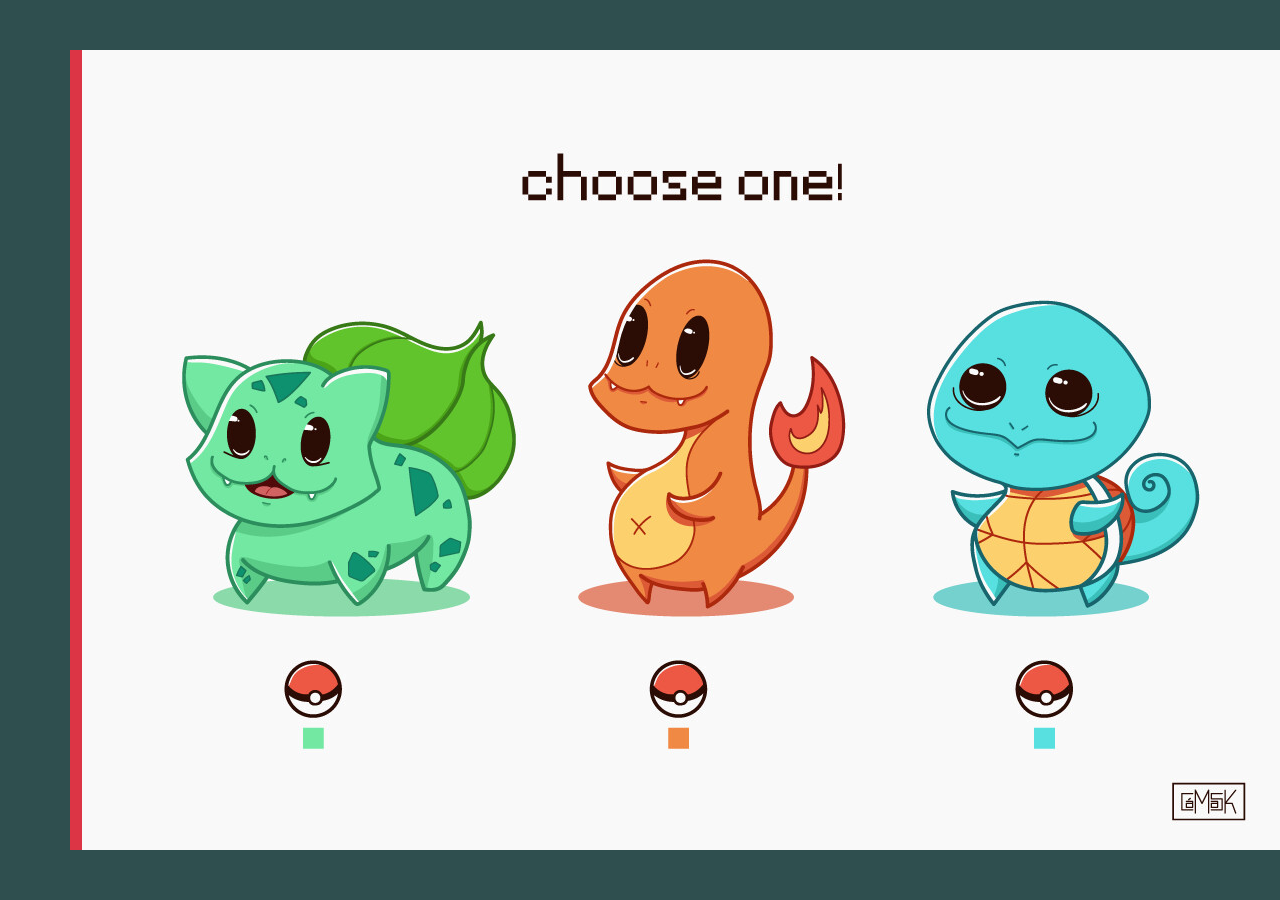
<file: index.html>
<!DOCTYPE html>
<html lang="en">
<head>
    <meta charset="UTF-8">
    <meta name="viewport" content="width=device-width, initial-scale=1.0">
    <title>João Augusto Casagrande</title>
    
    <link href="https://cdn.jsdelivr.net/npm/bootstrap@5.0.0-beta1/dist/css/bootstrap.min.css" rel="stylesheet" integrity="sha384-giJF6kkoqNQ00vy+HMDP7azOuL0xtbfIcaT9wjKHr8RbDVddVHyTfAAsrekwKmP1" crossorigin="anonymous">
    <style>
    .vertical-center {
  min-height: 100%;  /* Fallback for browsers do NOT support vh unit */
  min-height: 100vh; /* These two lines are counted as one :-)       */

  display: flex;
  align-items: center;
}

    </style>
</head>
<body>
<div class="vertical-center" style="background-color: darkslategray;"> 
    <div class="container">

        <div style="text-align: center;" class="row">
            <div  class="col-12 bg-danger text-white">

                <img usemap="#pokemonmap" src="PokemonChooseOne.jpg" alt="Choose One">
                <map id="pokemonmap" name="pokemonmap">
                    <area shape="rect" coords="95, 194, 442, 566" href="https://www.cvkeep.com/cv/joaoa-casagrande" target="blank" id="bulb_resume" title="Curriculum Vitae" alt="Curriculum Vitae">
                    <area shape="rect" coords="492, 201, 770, 570" href="pages/port/index.html" target="blank" id="charm_portfolios" title="Portfolios" alt="Portfolios">
                    <area shape="rect" coords="841, 204, 1116, 573" href="https://github.com/joaoa-casagrande" target="blank" id="squirtle_github" title="GitHub" alt="GitHub">
                </map> 
            </div>
            
        </div>
       

    </div>
</div>



<script src="https://cdn.jsdelivr.net/npm/bootstrap@5.0.0-beta1/dist/js/bootstrap.bundle.min.js" integrity="sha384-ygbV9kiqUc6oa4msXn9868pTtWMgiQaeYH7/t7LECLbyPA2x65Kgf80OJFdroafW" crossorigin="anonymous"></script>
<script src="https://code.jquery.com/jquery-3.5.1.js" integrity="sha256-QWo7LDvxbWT2tbbQ97B53yJnYU3WhH/C8ycbRAkjPDc=" crossorigin="anonymous"></script>

<script>


$( document ).ready(function() {
    
});
</script>
</body>
</html>
</file>
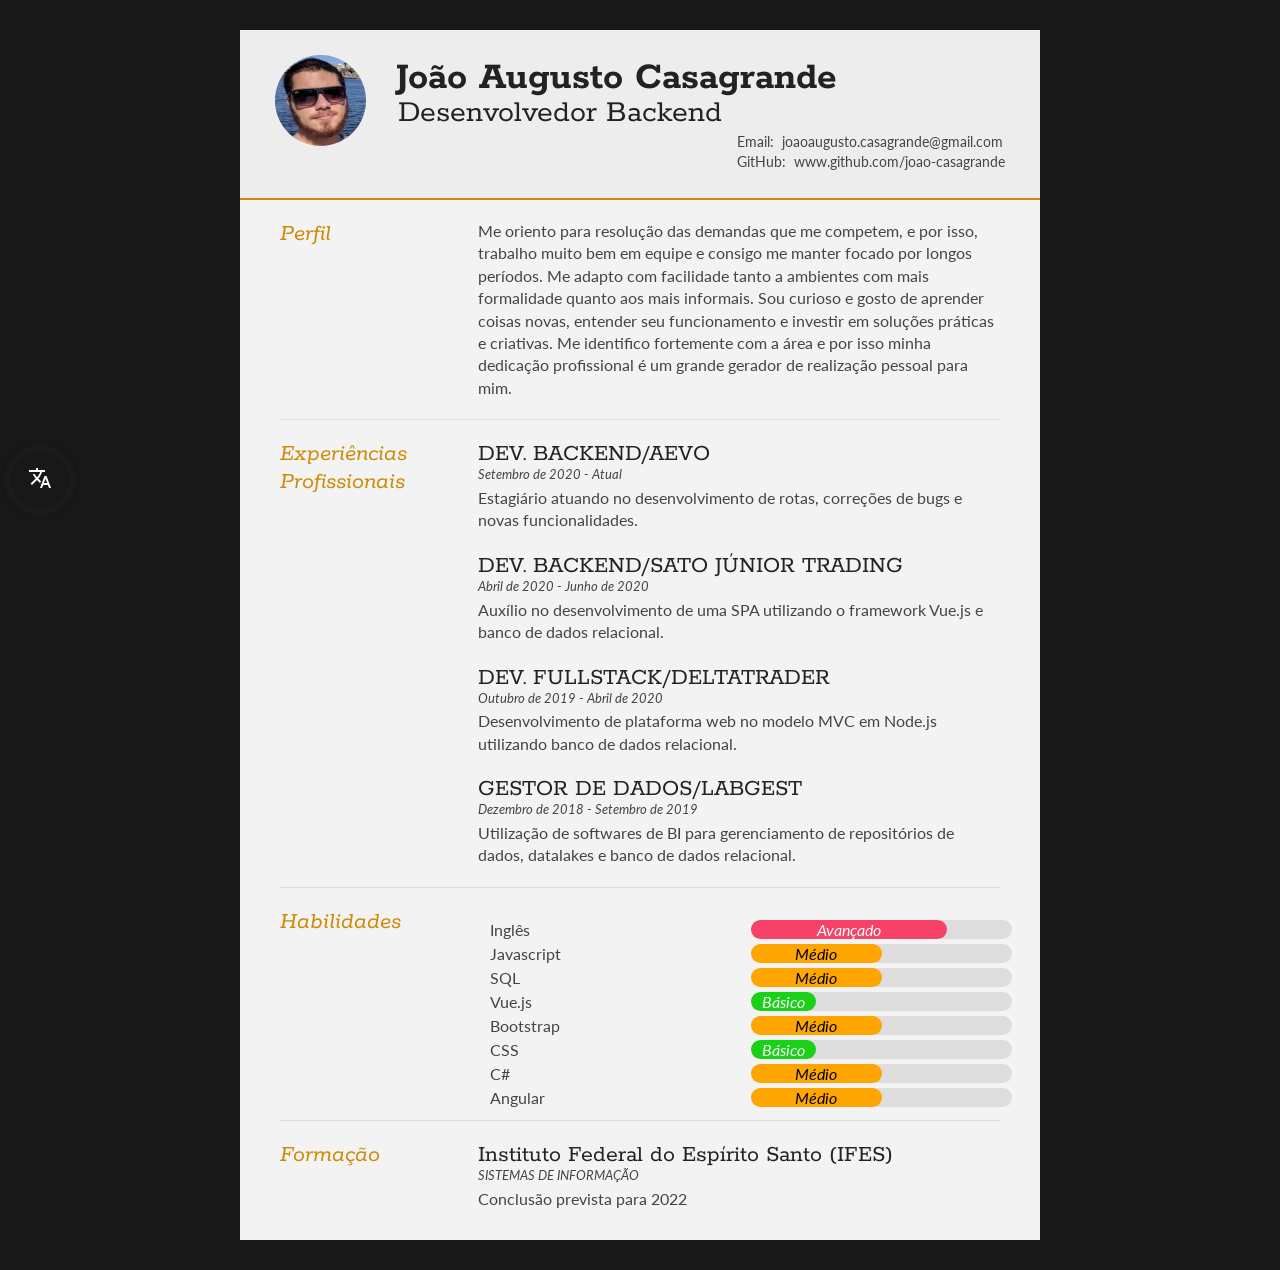
<file: pages/cv/index.html>
<!DOCTYPE html>
<html>

<head>
    <title id="titDoc"></title>

    <meta name="viewport" content="width=device-width" />
    <meta name="description" content="Currículo de João Augusto Casagrande da Silva." />
    <meta charset="UTF-8">

    <link type="text/css" rel="stylesheet" href="style.css">
    <link href='http://fonts.googleapis.com/css?family=Rokkitt:400,700|Lato:400,300' rel='stylesheet' type='text/css'>
    <link href="http://fonts.googleapis.com/icon?family=Material+Icons" rel="stylesheet">

    <!--[if lt IE 9]>
<script src="//html5shiv.googlecode.com/svn/trunk/html5.js"></script>
<![endif]-->
</head>

<body id="top">
    <div id="cv" class="instaFade">
        <div class="mainDetails">
            <div id="headshot" class="quickFade">
                <img src="headshot.jpg" alt="João Augusto Casagrandeyy" />
            </div>

            <div id="name">
                <h1 class="quickFade delayTwo">João Augusto Casagrande</h1>
                <h2 id="nameDesc" class="quickFade delayThree"></h2>
            </div>

            <!-- <div id="flag2">
                <img width="100px" height="60px" src="imgs/brazil.png" alt="Flag Brazil">
            </div> -->

            <button id="flag" class="floatTranslate" title="Translate to English">
                <i class="material-icons">
					translate
					</i>
                <!-- <img width="100px" height="60px" src="imgs/brazil.png" alt="Flag Brazil"> -->
            </button>
            <div id="contactDetails" class="quickFade delayFour">
                <ul>
                    <li>Email: &nbsp<a href="mailto:joaoaugusto.casagrande@gmail.com" target="_blank">joaoaugusto.casagrande@gmail.com</a></li>
                    <li>GitHub: &nbsp<a href="www.github.com/joao-casagrande" target="_blank">www.github.com/joao-casagrande</a></li>
                </ul>
            </div>
            <div class="clear"></div>
        </div>

        <div id="mainArea" class="quickFade delayFive">
            <section>
                <article>
                    <div class="sectionTitle">
                        <h1 id="perfilTit"></h1>
                    </div>

                    <div class="sectionContent">
                        <p id="perfilDesc"></p>
                    </div>
                </article>
                <div class="clear"></div>
            </section>


            <section>
                <div class="sectionTitle">
                    <h1 id="expTit"></h1>
                </div>

                <div class="sectionContent" id="expDesc">

                </div>
                <div class="clear"></div>
            </section>


            <section>
                <div class="sectionTitle">
                    <h1 id="habTit"></h1>
                </div>

                <div class="sectionContent">
                    <div class="keySkills" id="habDesc">

                    </div>
                </div>
                <div class="clear"></div>
            </section>


            <section>
                <div class="sectionTitle">
                    <h1 id="educTit"></h1>
                </div>

                <div class="sectionContent" id="educDesc">


                </div>
                <div class="clear"></div>
            </section>

        </div>
    </div>
    <script type="text/javascript">
        var gaJsHost = (("https:" == document.location.protocol) ? "https://ssl." : "http://www.");
        document.write(unescape("%3Cscript src='" + gaJsHost + "google-analytics.com/ga.js' type='text/javascript'%3E%3C/script%3E"));
    </script>
    <script type="text/javascript">
        var pageTracker = _gat._getTracker("UA-3753241-1");
        pageTracker._initData();
        pageTracker._trackPageview();
    </script>
    <script src="js/jquery.js"></script>
    <script src="js/app.js"></script>
</body>

</html>
</file>
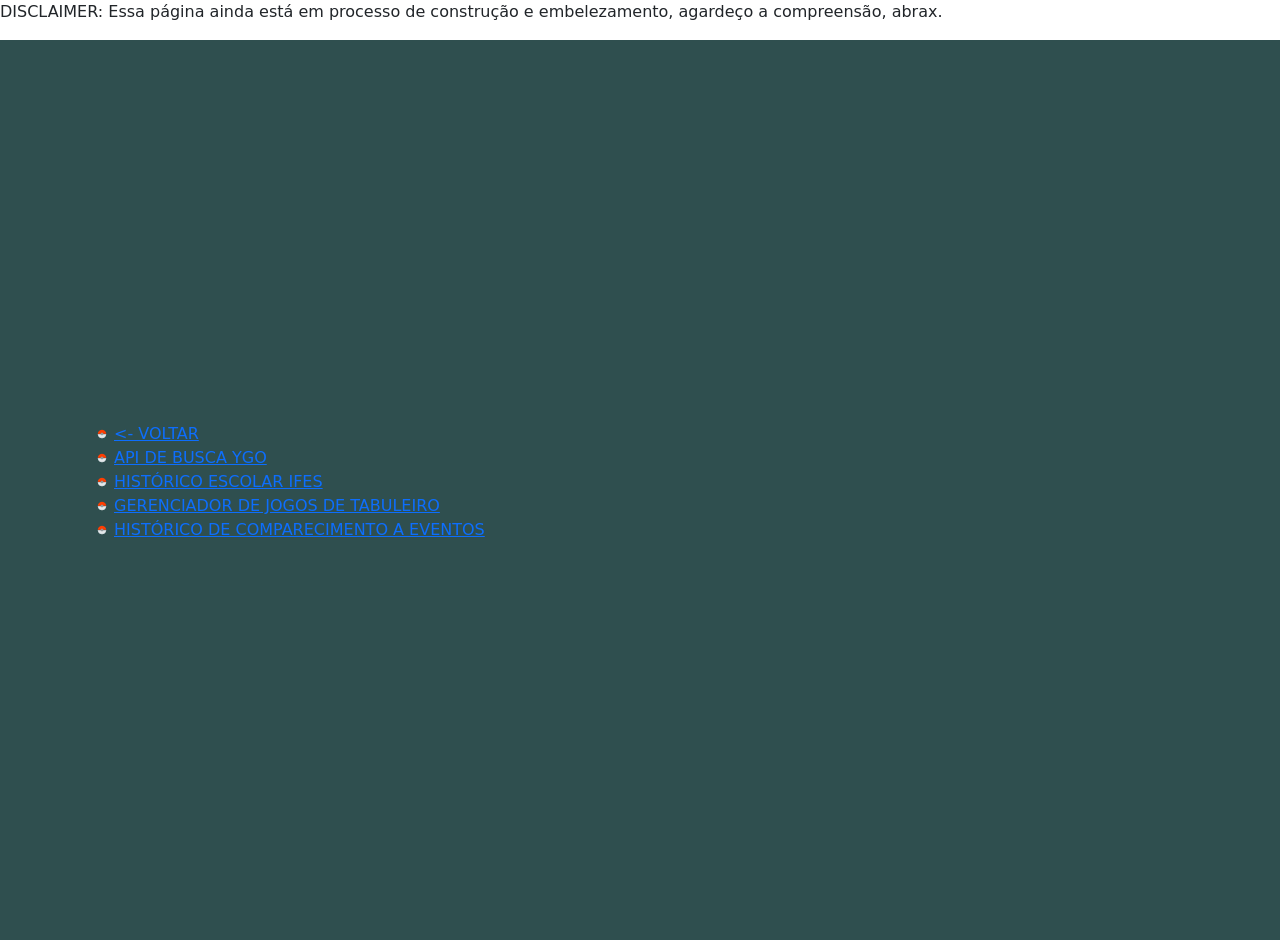
<file: pages/port/index.html>
<!DOCTYPE html>
<html lang="en">
  <head>
    <meta charset="UTF-8" />
    <meta name="viewport" content="width=device-width, initial-scale=1.0" />
    <title>(WIP) Portfólios - João Augusto Casagrande</title>
    <p>
      DISCLAIMER: Essa página ainda está em processo de construção e
      embelezamento, agardeço a compreensão, abrax.
    </p>
    <link
      href="https://cdn.jsdelivr.net/npm/bootstrap@5.0.0-beta1/dist/css/bootstrap.min.css"
      rel="stylesheet"
      integrity="sha384-giJF6kkoqNQ00vy+HMDP7azOuL0xtbfIcaT9wjKHr8RbDVddVHyTfAAsrekwKmP1"
      crossorigin="anonymous"
    />
    <style>
      .vertical-center {
        min-height: 100%;
        /* Fallback for browsers do NOT support vh unit */
        min-height: 100vh;
        /* These two lines are counted as one :-)       */

        display: flex;
        align-items: center;
      }

      ul {
        list-style-image: url("icons8-pokeball-10.png");
        text-transform: uppercase;
      }
    </style>
  </head>
  <body>
    <div class="vertical-center" style="background-color: darkslategray">
      <div class="container">
        <div class="row">
          <div class="col-12 text-white">
            <ul>
              <li>
                <a href="https://joaoa-casagrande.github.io/"><- Voltar</a>
              </li>
              <li>
                <a href="https://ygo-search-api.glitch.me/">API de Busca YGO</a>
              </li>
              <li>
                <a href="https://ifes-class-history.glitch.me/?user=joao-casagrande"> Histórico Escolar IFES</a>
              </li>
              <li>
                <a href="https://board-games-manager.glitch.me/"> Gerenciador de Jogos de Tabuleiro</a>
              </li>
              <li>
                <a href="https://event-history.glitch.me/"> Histórico de Comparecimento a Eventos</a>
              </li>
            </ul>
          </div>
        </div>
      </div>
    </div>

    <script
      src="https://cdn.jsdelivr.net/npm/bootstrap@5.0.0-beta1/dist/js/bootstrap.bundle.min.js"
      integrity="sha384-ygbV9kiqUc6oa4msXn9868pTtWMgiQaeYH7/t7LECLbyPA2x65Kgf80OJFdroafW"
      crossorigin="anonymous"
    ></script>
    <script
      src="https://code.jquery.com/jquery-3.5.1.js"
      integrity="sha256-QWo7LDvxbWT2tbbQ97B53yJnYU3WhH/C8ycbRAkjPDc="
      crossorigin="anonymous"
    ></script>

    <script>
      $(document).ready(function () {});
    </script>
  </body>
</html>
</file>
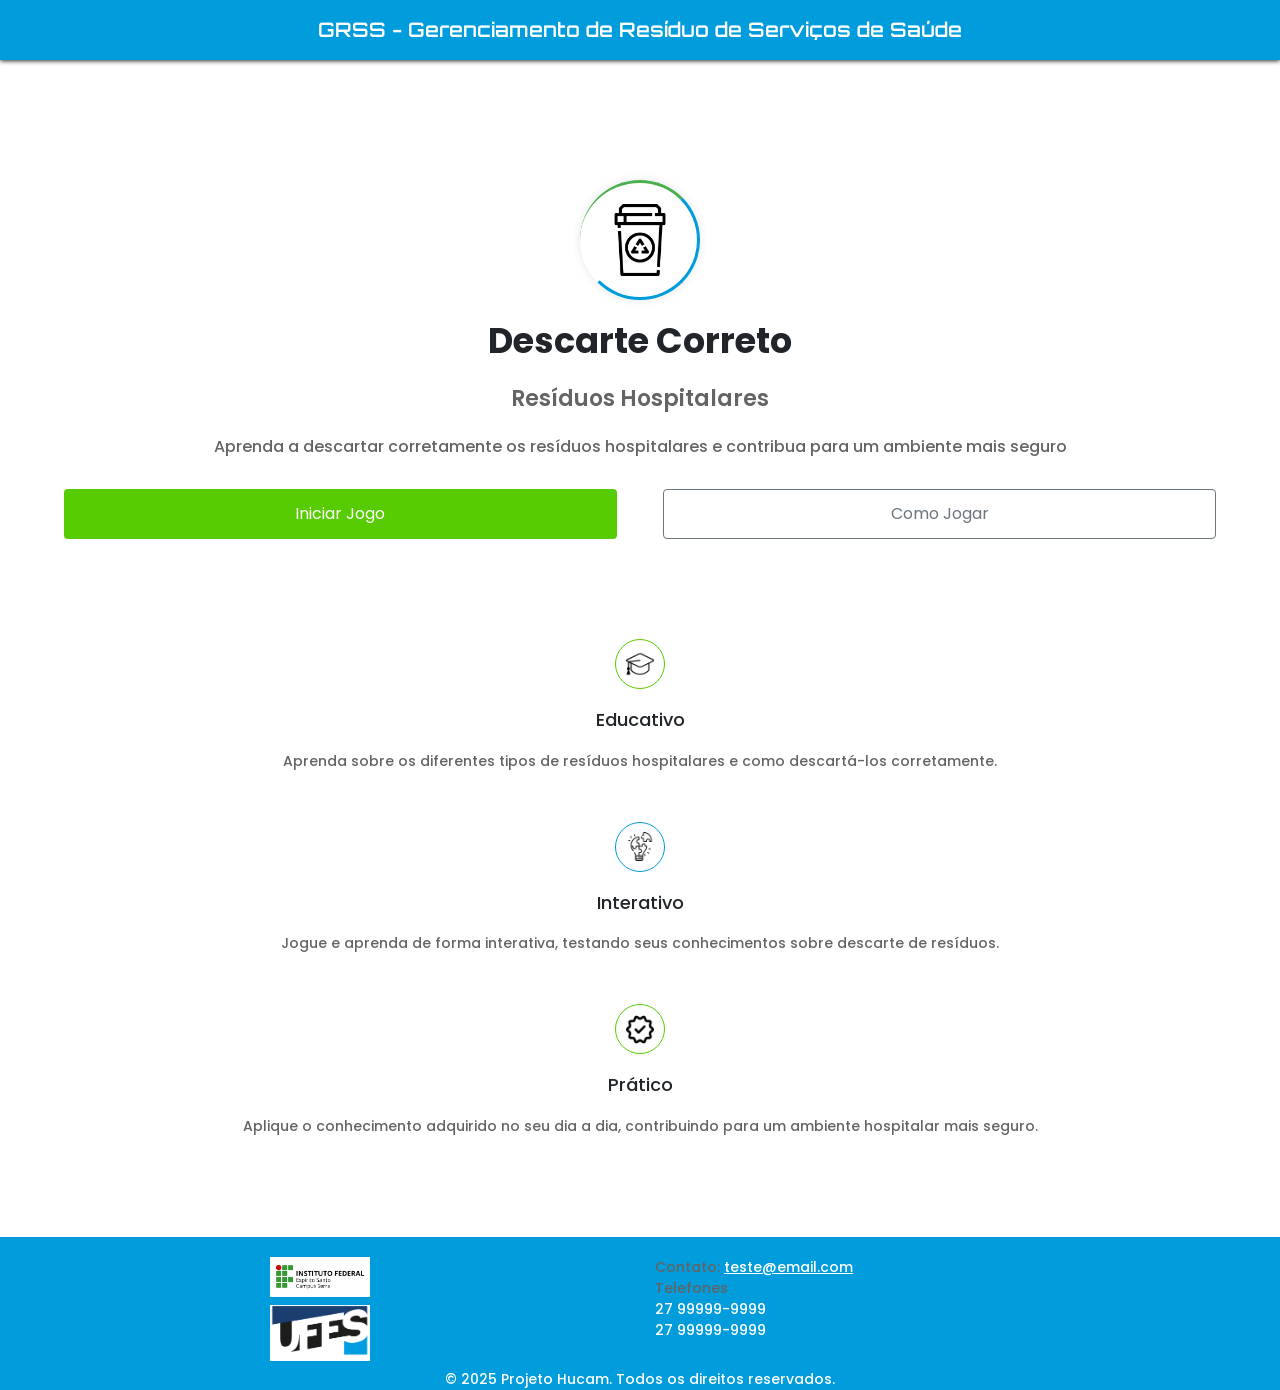
<file: pages/ufes/index.html>
<!DOCTYPE html>
<html lang="pt">
<head>
    <meta charset="UTF-8">
    <meta name="viewport" content="width=device-width, initial-scale=1.0">
    <title>GRSS - Gerenciamento de Resíduo de Serviços de Saúde</title>
    <!-- Bootstrap 4 CSS -->
    <link rel="stylesheet" href="assets/vendors/bootstrap.min.css">
    <link rel="stylesheet" href="assets/css/index.css">

    <link rel="preconnect" href="https://fonts.googleapis.com">
    <link rel="preconnect" href="https://fonts.gstatic.com" crossorigin>
    <link href="https://fonts.googleapis.com/css2?family=Poppins:ital,wght@0,100;0,200;0,300;0,400;0,500;0,600;0,700;0,800;0,900;1,100;1,200;1,300;1,400;1,500;1,600;1,700;1,800;1,900&display=swap" rel="stylesheet">
    
    <link rel="preconnect" href="https://fonts.googleapis.com">
    <link rel="preconnect" href="https://fonts.gstatic.com" crossorigin>
    <link href="https://fonts.googleapis.com/css2?family=Press+Start+2P&display=swap" rel="stylesheet">

    <link rel="preconnect" href="https://fonts.googleapis.com">
    <link rel="preconnect" href="https://fonts.gstatic.com" crossorigin>
    <link href="https://fonts.googleapis.com/css2?family=Orbitron:wght@400..900&display=swap" rel="stylesheet">
</head>

<!-- Modal de Como Jogar -->
<div id="game-rules-modal" class="modal-overlay">
    <div class="modal-content">
        <div style="padding-bottom: 30px;">
            <h2 class="text-center" style="font-size: 18px; font-weight: 700;">Como Jogar</h2>
            <p class="text-center" style="font-size: 14px;">Aprenda a classificar corretamente os resíduos hospitalares.</p>
        </div>
        
        <div class="d-flex flex-column justify-content-start">
            <h3 class="pb-2" style="font-size: 16px;">Regras do Jogo:</h3>
            <ul style="padding: 0 0 0 20px; font-size: 14px; color: #646464;">
                <li>Observe o item hospitalar apresentado.</li>
                <li>Selecione a lixeira correta para o descarte.</li>
                <li>Ganhe pontos por cada resposta correta.</li>
                <li>Aprenda sobre os diferentes tipos de resíduos hospitalares.</li>
            </ul>

        </div>
        

        <h3 class="pb-4">Tipos de Resíduos:</h3>
        <ul class="d-flex flex-column" style="list-style: none; padding: 0 0 0 0; font-size: 14px; flex-wrap: wrap; height: 80px; gap: 5px;">
            <li>🟡 Biológico</li>
            <li>🟠 Químicos</li>
            <li>⚪ Comuns</li>
            <li>🔴 Perfurocortantes</li>
            <li>🔵 Recicláveis</li>
        </ul>

        <button id="close-modal" class="btn btn-danger">Fechar</button>
    </div>
</div>

<body>
    <!-- Header -->
    <header class=" d-flex justify-content-center align-items-center">

        <div class="d-flex align-items-center" style="height: 40px;">
            <!-- <img src="assets/images/icones/hospital.png" alt="Icone de um Hospital" style="height: 28px;"> -->
            <h1 class="title-header text-center">GRSS - Gerenciamento de Resíduo de Serviços de Saúde</h1>
        </div>
        <!-- <menu>
            <img src="assets/images/icones/menu_white.png" alt="barra de acesso ao menu" style="height: 40px;">
        </menu> -->
    </header>


    <!-- Start the Game -->
    <section class="container-game-page d-flex justify-content-center align-items-center">
        <div class="d-flex align-items-center flex-column" style="width: 90%;  gap: 20px;">
            <div class="container-game-icone">
                <img src="assets/images/icones/trash.png" alt="ícone de lixeira" style="height: 60%;">
            </div>
            
            <h1 class="game-title">Descarte Correto</h1>
            <p class="game-subtitle">Resíduos Hospitalares</p>
            <p class="text-center game-text" style="padding-bottom: 10px;">Aprenda a descartar corretamente os resíduos hospitalares e contribua para um ambiente mais seguro</p>
            <div class="container-game-buttons">
                <button type="button" class="btn" style="width: 48%; height: 50px; background-color: #58CC02; color: #ffff;" onclick="window.location.href='game.html'">
                    Iniciar Jogo
                </button>
                <button type="button" class="btn btn-outline-secondary" style="width: 48%; height: 50px;" id="open-modal">
                    Como Jogar
                </button>
                
            </div>
            
        </div>

    </section>

    <!-- Card Sections -->
    <section class="container-cards d-flex flex-column align-items-center" style="gap: 50px;">
        <div class="card-page d-flex flex-column justify-content-center align-items-center" style="width: 90%;">
            <div class="container-icone" style="border: #58CC02 solid 1px;">
                <img src="assets/images/icones/chapeu-de-graduacao.png" alt="Icone de um Hospital" style="height: 60%;">
            </div>
            <h3 class="card-titulo">
                Educativo
            </h3>
            <p class="card-paragrafo text-center">
                Aprenda sobre os diferentes tipos de resíduos hospitalares e como descartá-los corretamente.
            </p>
        </div>
        <div class="card-page d-flex flex-column justify-content-center align-items-center" style="width: 90%;">
            <div class="container-icone" style="border: #009CDB solid 1px;">
                <img src="assets/images/icones/quebra-cabeca.png" alt="Icone de um Hospital" style="height: 60%;">
            </div>
            <h3 class="card-titulo">
                Interativo
            </h3>
            <p class="card-paragrafo text-center">
                Jogue e aprenda de forma interativa, testando seus conhecimentos sobre descarte de resíduos.
            </p>
        </div>
        <div class="card-page d-flex flex-column justify-content-center align-items-center" style="width: 90%;">
            <div class="container-icone" style="border: #58CC02 solid 1px;">
                <img src="assets/images/icones/verificar.png" alt="Icone de um Hospital" style="height: 60%;">
            </div>
            <h3 class="card-titulo">
                Prático
            </h3>
            <p class="card-paragrafo text-center">
                Aplique o conhecimento adquirido no seu dia a dia, contribuindo para um ambiente hospitalar mais seguro.
            </p>
        </div>
    </section>


    <!-- Footer -->
    <footer  style="height: auto; width: 100%;">
        <div class="d-flex">
            <div class="col-6 d-flex flex-column align-items-center">
                <img src="assets/images/IFES.png" alt="Company Logo" class="img-fluid mb-2" style="width: 100px;">
                <img src="assets/images/UFES.png" alt="Company Logo" class="img-fluid " style="width: 100px;">
            </div>
            <div class="col-6 d-flex flex-column align-items-start text-white" style="height: 100%;">
                <p>Contato: <a href="mailto:teste@email.com" class="text-white">teste@email.com</a></p>
                <p>Telefones</p>
                <p class="text-white">27 99999-9999</p>
                <p class="text-white">27 99999-9999</p>
            </div>
        </div>
        <div class="d-flex justify-content-center">
            <p class="text-white text-center mt-2 mx-4">
                © 2025 Projeto Hucam. Todos os direitos reservados.
            </p>
        </div>
        
    </footer>

<!-- Bootstrap 4 JS and dependencies -->
<script src="js/vendors/jquery-3.6.0.min.js"></script>
<script src="js/vendors/bootstrap.bundle.min.js"></script>
<script type="module" src="js/script_main.js"></script>
</body>
</html>
</file>
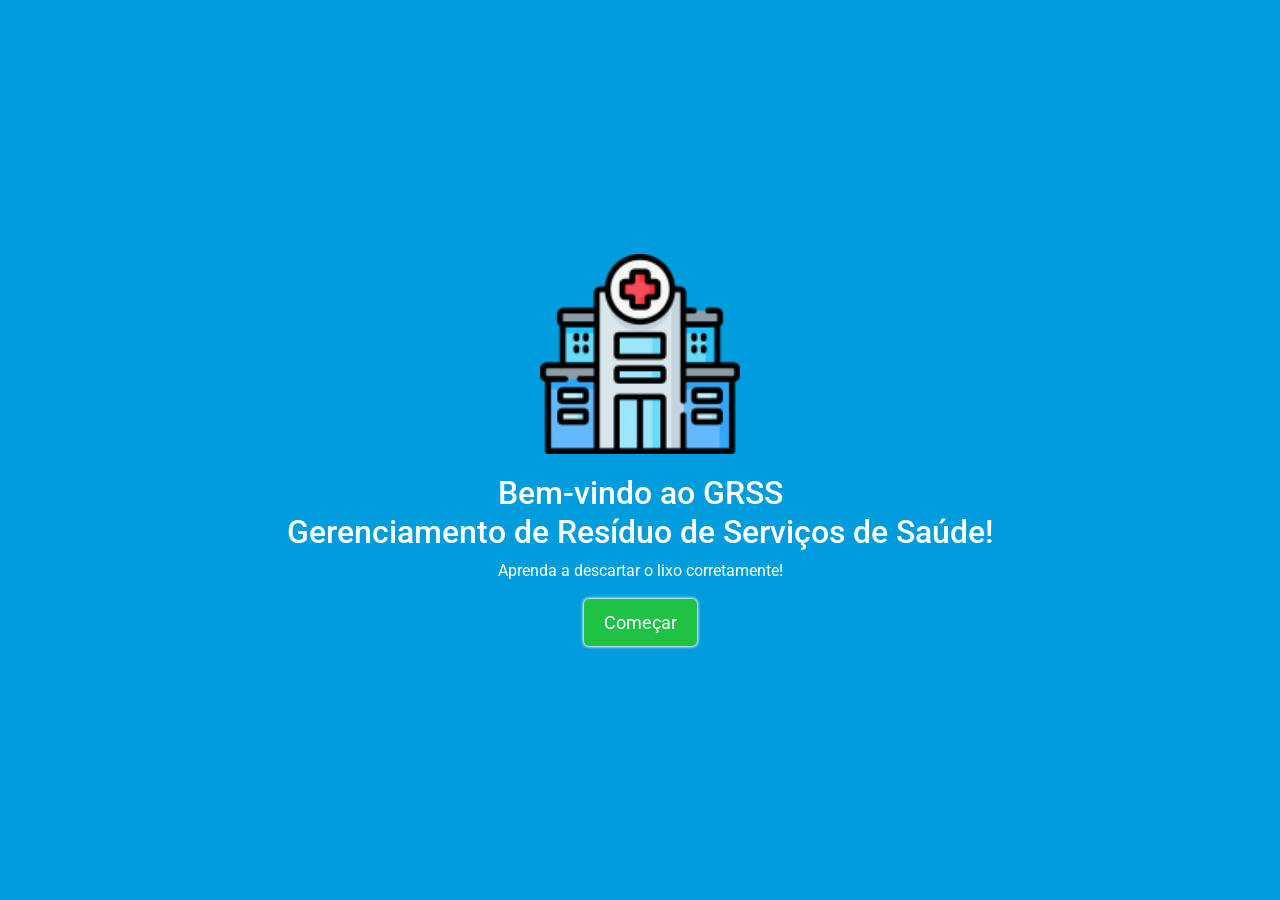
<file: pages/ufes/game.html>
<!DOCTYPE html>
<html lang="pt">
<head>
    <meta charset="UTF-8">
    <meta name="viewport" content="width=device-width, initial-scale=1.0">
    <title>GRSS - Gerenciamento de Resíduo de Serviços de Saúde</title>
    <!-- Bootstrap 4 CSS -->
    <link rel="stylesheet" href="assets/vendors/bootstrap.min.css">
    <link rel="stylesheet" href="assets/css/game.css">

    <link rel="preconnect" href="https://fonts.googleapis.com">
    <link rel="preconnect" href="https://fonts.gstatic.com" crossorigin>
    <link href="https://fonts.googleapis.com/css2?family=Poppins:ital,wght@0,100;0,200;0,300;0,400;0,500;0,600;0,700;0,800;0,900;1,100;1,200;1,300;1,400;1,500;1,600;1,700;1,800;1,900&display=swap" rel="stylesheet">
    
    <link rel="preconnect" href="https://fonts.googleapis.com">
    <link rel="preconnect" href="https://fonts.gstatic.com" crossorigin>
    <link href="https://fonts.googleapis.com/css2?family=Press+Start+2P&display=swap" rel="stylesheet">

    <link rel="preconnect" href="https://fonts.googleapis.com">
    <link rel="preconnect" href="https://fonts.gstatic.com" crossorigin>
    <link href="https://fonts.googleapis.com/css2?family=Orbitron:wght@400..900&display=swap" rel="stylesheet">

    <link rel="preconnect" href="https://fonts.googleapis.com">
    <link rel="preconnect" href="https://fonts.gstatic.com" crossorigin>
    <link href="https://fonts.googleapis.com/css2?family=Orbitron:wght@400..900&family=Poppins:ital,wght@0,100;0,200;0,300;0,400;0,500;0,600;0,700;0,800;0,900;1,100;1,200;1,300;1,400;1,500;1,600;1,700;1,800;1,900&family=Roboto:ital,wght@0,100..900;1,100..900&display=swap" rel="stylesheet">
</head>

<body style="padding: 50px 20px 0 20px;">
<!-- Header -->
<h1 id="round-counter" class="h1-middle">Round 1</h1>
<!-- Tela de Transição -->
<div id="start-screen" class="start-screen">
    <img src="assets/images/icones/hospital.png" alt="Imagem de introdução" class="start-image">
    <h2>Bem-vindo ao GRSS<br>Gerenciamento de Resíduo de Serviços de Saúde!</h2>
    <p>Aprenda a descartar o lixo corretamente!</p>
    <button id="start-button" class="start-button">Começar</button>
</div>

<!-- Main Game Area -->
<div class="">
    <div id="step-counter-container" class=" d-flex align-items-center mb-4">
        <div>
            <a><img src="assets/images/icones/fechar.png" alt="fechar o jogo e voltar para página" style="width: 30px; cursor: pointer;" onclick="window.location.href='index.html'"></a>
        </div>
<!--        <div id="question-counter" style="display: none">-->

<!--        </div>-->
<!--        <div class="progress" style="width: 100%; height: 20px; border-radius: 10px; margin-left: 20px;">-->
<!--            <div class="progress-bar progress-bar-striped progress-bar-animated" id="progress-bar-step-round" role="progressbar" style="width: 0%; background-color: #9DD745;" aria-valuenow="" aria-valuemin="0" aria-valuemax="100"></div>-->
<!--        </div>-->
        <div class="progress" style="width: 100%; height: 20px; border-radius: 10px; margin-left: 20px;">
            <div class="progress-bar progress-bar-striped progress-bar-animated" id="progress-bar-step-question" role="progressbar" style="width: 0%; background-color: #9DD745;" aria-valuenow="" aria-valuemin="0" aria-valuemax="100"></div>
        </div>

        <div  id="vidas">
            <span  style="font-size: 30px;transform: scale(.5,1)"></span>
        </div>
        &nbsp;
        &nbsp;
        <div>
            <a title="Reiniciar jogo" id="reset-button-arrow"><img src="assets/images/icones/refresh-arrow.png" alt="reiniciar jogo" style="width: 30px; cursor: pointer;"></a>
        </div>

    </div>
    
    <div id="step-container" style="margin-top: 40px">
        <div class="d-flex flex-column">
            <div class="d-flex">
                <img src="assets/images/enfermeira2.jpg" alt="imagem da personagem enfermeira" style="width: 100px;">
                <p class="h4">Qual o grupo correto para:</p>
            </div>
            
            <div class="d-flex justify-content-center">
                <div class="container-trash">
                    <p id="trash-name" class="trash-text text-center mb-3"></p>
                </div>
            </div>
        </div>


    </div>

    <div id="round-complete-container" class="sucesso" style="display: none;">
        <h2 id="round-complete-title">Round 1 completo!</h2>
        <img id="round-complete-img" src="assets/images/icones/verificar2.gif" style="width: 100px;">
    </div>

    <div id="result-container" class="sucesso" style="display: none;">
        <h2 id="result-title"></h2>
        <img id="result-img" style="width: 100px;">
        <p id="result-score" class="h5"></p>
        <h2 id="time-title"></h2>
        <img src="assets/images/icones/relogio.gif" alt="gif de relogio" style="width: 100px;">
        <button id="reset-button" class="start-button">Tentar novamente</button>
    </div>


    
</div>
<div class="d-flex justify-content-center" style="margin: auto 0 100px 0;">
    <div id="options-container" class="card-container"></div>
</div>

<!-- Footer -->


<!-- Bootstrap 4 JS and dependencies -->
<script src="js/vendors/jquery-3.6.0.min.js"></script>
<script src="js/vendors/bootstrap.bundle.min.js"></script>
<script type="module" src="js/script_game.js"></script>
</body>
</html>
</file>
<file: pages/cv/style.css>
html,
body,
div,
span,
object,
iframe,
h1,
h2,
h3,
h4,
h5,
h6,
p,
blockquote,
pre,
abbr,
address,
cite,
code,
del,
dfn,
em,
img,
ins,
kbd,
q,
samp,
small,
strong,
sub,
sup,
var,
b,
i,
dl,
dt,
dd,
ol,
ul,
li,
fieldset,
form,
label,
legend,
table,
caption,
tbody,
tfoot,
thead,
tr,
th,
td,
article,
aside,
canvas,
details,
figcaption,
figure,
footer,
header,
hgroup,
menu,
nav,
section,
summary,
time,
mark,
audio,
video {
    border: 0;
    font: inherit;
    font-size: 100%;
    margin: 0;
    padding: 0;
    vertical-align: baseline;
}

article,
aside,
details,
figcaption,
figure,
footer,
header,
hgroup,
menu,
nav,
section {
    display: block;
}

html,
body {
    background: #181818;
    font-family: "Lato", helvetica, arial, sans-serif;
    font-size: 16px;
    color: #222;
}

.clear {
    clear: both;
}

p {
    font-size: 1em;
    line-height: 1.4em;
    margin-bottom: 20px;
    color: #444;
}

#cv {
    width: 90%;
    max-width: 800px;
    background: #f3f3f3;
    margin: 30px auto;
}

.mainDetails {
    padding: 25px 35px;
    border-bottom: 2px solid #cf8a05;
    background: #ededed;
}

#name h1 {
    font-size: 2.5em;
    font-weight: 700;
    font-family: "Rokkitt", Helvetica, Arial, sans-serif;
    margin-bottom: -6px;
}

#name h2 {
    font-size: 2em;
    margin-left: 2px;
    font-family: "Rokkitt", Helvetica, Arial, sans-serif;
}

#mainArea {
    padding: 0 40px;
}

#headshot {
    width: 12.5%;
    float: left;
    margin-right: 30px;
}

#headshot img {
    width: 100%;
    height: auto;
    -webkit-border-radius: 50px;
    border-radius: 50px;
}

#name {
    float: left;
}

img .flag {
    width: 100px;
    height: 60px;
}

#flag {
    float: right;
    cursor: pointer;
}

#contactDetails {
    float: right;
}

#contactDetails ul {
    list-style-type: none;
    font-size: 0.9em;
    margin-top: 2px;
}

#contactDetails ul li {
    margin-bottom: 3px;
    color: #444;
}

#contactDetails ul li a,
a[href^="tel"] {
    color: #444;
    text-decoration: none;
    -webkit-transition: all 0.3s ease-in;
    -moz-transition: all 0.3s ease-in;
    -o-transition: all 0.3s ease-in;
    -ms-transition: all 0.3s ease-in;
    transition: all 0.3s ease-in;
}

#contactDetails ul li a:hover {
    color: #cf8a05;
}

section {
    border-top: 1px solid #dedede;
    padding: 20px 0 0;
}

section:first-child {
    border-top: 0;
}

section:last-child {
    padding: 20px 0 10px;
}

.sectionTitle {
    float: left;
    width: 25%;
}

.sectionContent {
    float: right;
    width: 72.5%;
}

.sectionTitle h1 {
    font-family: "Rokkitt", Helvetica, Arial, sans-serif;
    font-style: italic;
    font-size: 1.5em;
    color: #cf8a05;
}

.sectionContent h2 {
    font-family: "Rokkitt", Helvetica, Arial, sans-serif;
    font-size: 1.5em;
    margin-bottom: -2px;
}

.subDetails {
    font-size: 0.8em;
    font-style: italic;
    margin-bottom: 3px;
}

.keySkills {
    list-style-type: none;
    /* -moz-column-count: 3;
  -webkit-column-count: 3;
  column-count: 3; */
    margin-bottom: 20px;
    font-size: 1em;
    color: #444;
}

.keySkills ul li {
    margin-bottom: 3px;
}

@media all and (min-width: 602px) and (max-width: 800px) {
    #headshot {
        display: none;
    }
    .keySkills {
        -moz-column-count: 2;
        -webkit-column-count: 2;
        column-count: 2;
    }
}

@media all and (max-width: 601px) {
    #cv {
        width: 95%;
        margin: 10px auto;
        min-width: 280px;
    }
    #headshot {
        display: none;
    }
    #name,
    #contactDetails {
        float: none;
        width: 100%;
        text-align: center;
    }
    .sectionTitle,
    .sectionContent {
        float: none;
        width: 100%;
    }
    .sectionTitle {
        margin-left: -2px;
        font-size: 1.25em;
    }
    .keySkills {
        -moz-column-count: 2;
        -webkit-column-count: 2;
        column-count: 2;
    }
}

@media all and (max-width: 480px) {
    .mainDetails {
        padding: 15px 15px;
    }
    section {
        padding: 15px 0 0;
    }
    #mainArea {
        padding: 0 25px;
    }
    .keySkills {
        -moz-column-count: 1;
        -webkit-column-count: 1;
        column-count: 1;
    }
    #name h1 {
        line-height: 0.8em;
        margin-bottom: 4px;
    }
}

@media print {
    #cv {
        width: 100%;
    }
}

@-webkit-keyframes reset {
    0% {
        opacity: 0;
    }
    100% {
        opacity: 0;
    }
}

@-webkit-keyframes fade-in {
    0% {
        opacity: 0;
    }
    40% {
        opacity: 0;
    }
    100% {
        opacity: 1;
    }
}

@-moz-keyframes reset {
    0% {
        opacity: 0;
    }
    100% {
        opacity: 0;
    }
}

@-moz-keyframes fade-in {
    0% {
        opacity: 0;
    }
    40% {
        opacity: 0;
    }
    100% {
        opacity: 1;
    }
}

@keyframes reset {
    0% {
        opacity: 0;
    }
    100% {
        opacity: 0;
    }
}

@keyframes fade-in {
    0% {
        opacity: 0;
    }
    40% {
        opacity: 0;
    }
    100% {
        opacity: 1;
    }
}

.instaFade {
    -webkit-animation-name: reset, fade-in;
    -webkit-animation-duration: 1.5s;
    -webkit-animation-timing-function: ease-in;
    -moz-animation-name: reset, fade-in;
    -moz-animation-duration: 1.5s;
    -moz-animation-timing-function: ease-in;
    animation-name: reset, fade-in;
    animation-duration: 1.5s;
    animation-timing-function: ease-in;
}

.quickFade {
    -webkit-animation-name: reset, fade-in;
    -webkit-animation-duration: 2.5s;
    -webkit-animation-timing-function: ease-in;
    -moz-animation-name: reset, fade-in;
    -moz-animation-duration: 2.5s;
    -moz-animation-timing-function: ease-in;
    animation-name: reset, fade-in;
    animation-duration: 2.5s;
    animation-timing-function: ease-in;
}

.delayOne {
    -webkit-animation-delay: 0, 0.5s;
    -moz-animation-delay: 0, 0.5s;
    animation-delay: 0, 0.5s;
}

.delayTwo {
    -webkit-animation-delay: 0, 1s;
    -moz-animation-delay: 0, 1s;
    animation-delay: 0, 1s;
}

.delayThree {
    -webkit-animation-delay: 0, 1.5s;
    -moz-animation-delay: 0, 1.5s;
    animation-delay: 0, 1.5s;
}

.delayFour {
    -webkit-animation-delay: 0, 2s;
    -moz-animation-delay: 0, 2s;
    animation-delay: 0, 2s;
}

.delayFive {
    -webkit-animation-delay: 0, 2.5s;
    -moz-animation-delay: 0, 2.5s;
    animation-delay: 0, 2.5s;
}

.container {
    width: 100%;
    /* Full width */
    padding: 12px;
}

.container-bar {
    width: 50%;
    /* Full width */
    background-color: #ddd;
    /* Grey background */
    float: right;
    border-radius: 10px;
    display: inline;
    font-style: italic;
}

.skills {
    text-align: right;
    /* Right-align text */
    color: white;
    /* White text color */
    border-radius: 10px;
    text-align: center;
}

.beginner {
    width: 25%;
    background-color: #1ad117;
}


/* Green */

.medium {
    width: 50%;
    background-color: orange;
    color: black;
}


/* Blue */

.advanced {
    width: 75%;
    background-color: #f54266;
}


/* Red */

.expert {
    width: 100%;
    background-color: #2738f2;
}


/* Dark Grey */

.skillName {
    display: inline;
    float: left;
}

.floatTranslate {
    position: fixed;
    top: 50%;
    left: 10px;
    width: 60px;
    height: 60px;
    cursor: pointer;
    background: #181818;
    border-radius: 50%;
    box-shadow: 0 0 10px rgba(119, 64, 64, 0.25);
    color: #ffffff;
    border: none;
    outline: black;
    cursor: pointer;
}

.floatTranslateToggle {
    position: fixed;
    top: 50%;
    left: 10px;
    width: 60px;
    height: 60px;
    cursor: pointer;
    background: #ffffff;
    border-radius: 50%;
    box-shadow: 0 0 10px rgba(119, 64, 64, 0.25);
    color: #181818;
    border: none;
    outline: black;
    cursor: pointer;
}
</file>
<file: pages/ufes/assets/css/index.css>
body{
    font-family: "Poppins", sans-serif;
    min-height: 100vh;
    display: flex;
    flex-direction: column;
}

/* Footer styling */
footer {
    padding: 20px 0px 0 0;
    background-color: #009CDB; /* Semi-transparent dark background */
    margin-top: auto; /* Push footer to the bottom */
}

footer a {
    color: #fff;
    text-decoration: underline;
}

footer a:hover {
    color: #ddd;
}

.title-header{
    color: #ffff;
    font-family: "Orbitron", sans-serif;;
    font-size: 20px;
    font-weight: 600;
    font-style: normal;
    margin: 0px;
    padding: 0px;
}

menu{
    position: absolute;
    right: 40px;
}

h1{
    font-size: 35px;
    font-weight: 700;
    margin: 0px;
    padding: 0px;
}
.game-subtitle{
    color: #646464;
    font-size: 22px;
    font-weight: 600;
}

h3{
    font-size: 18px;
    font-weight: 500;
    margin: 0px;
    padding: 0px;
}

p{
    color: #646464;
    font-size: 14px;
    font-weight: 500;
    margin: 0px;
    padding: 0px;

}

header{
    position: fixed;
    top: 0;
    width: 100%;
    height: 60px;
    /* background-color: #4CAF50 ; */
    background: linear-gradient(to right,#009CDB,#009CDB);
    box-shadow: 0px 0.5px 5px  black;
    z-index: 1;
}

.container-game-page{
    margin: 180px 0 100px 0;
    /* flex: 1; */
}

h2{
    font-size: 18px;
}

.game-title{
    text-align: center;
}

.game-text{
    font-size: 16px;
    font-weight: 500;
}

.container-icone{
    display: flex;
    justify-content: center;
    align-items: center;
    border-radius: 50%;
    /* background-color: rgb(231, 231, 231); */
    height: 50px;
    width: 50px;
}

.container-game-buttons{
    display: flex;
    width: 100%;
    justify-content: space-between;
}

.container-cards{
    margin-bottom: 100px;
}

.card-page{
    gap: 20px;
}

.container-game-icone {
    position: relative;
    width: 120px;
    height: 120px;
    border-radius: 50%;
    display: flex;
    justify-content: center;
    align-items: center;
    background-color: white; /* Ajuste conforme necessário */
    box-shadow: 0 0 10px rgba(0, 0, 0, 0.1);
}

/* Linhas animadas simulando o símbolo da reciclagem */
.container-game-icone::before,
.container-game-icone::after {
    content: "";
    position: absolute;
    width: 100%;
    height: 100%;
    border-radius: 50%;
    border: 3px solid transparent;
    animation: rotate 4s linear infinite;
}

/* Linha verde (simbolizando reciclagem) */
.container-game-icone::before {
    border-top: 3px solid #4CAF50;
    border-left: 3px  #4CAF50;
    animation-duration: 4s;
}

/* Linha azul (outra cor para o efeito dinâmico) */
.container-game-icone::after {
    border-bottom: 3px solid #009CDB;
    border-right: 3px solid #009CDB;
    animation-duration: 4s;
}

/* Animação de rotação */
@keyframes rotate {
    from {
        transform: rotate(0deg);
    }
    to {
        transform: rotate(360deg);
    }
}

/* Fundo do Modal */
.modal-overlay {
    display: none;
    position: fixed;
    top: 0;
    left: 0;
    width: 100%;
    height: 100%;
    background: rgba(0, 0, 0, 0.7);
    justify-content: center;
    align-items: center;
    z-index: 1000;
    opacity: 0;
    transition: opacity 0.3s ease-in-out;
}

/* Conteúdo do Modal */
.modal-content {
    display: flex;
    justify-content: center;
    background: white;
    padding: 20px;
    border-radius: 10px;
    max-width: 500px;
    width: 100%;
    animation: fadeIn 0.3s ease-in-out;
}

/* Animação de Fade-in */
@keyframes fadeIn {
    from {
        opacity: 0;
        transform: scale(0.9);
    }
    to {
        opacity: 1;
        transform: scale(1);
    }
}

/* Mostrar o modal */
.modal-overlay.show {
    display: flex;
    opacity: 1;
}

/* Botão de fechar */
#close-modal {
    margin-top: 10px;
}
</file>
<file: pages/ufes/assets/css/game.css>
*{
    padding: 0;
    margin: 0;
}
body {
    font-family: "Roboto", sans-serif;
    margin: 0;
    padding: 0;
    display: flex;
    flex-direction: column;
    min-height: 100vh;
}

/* Game area backdrop */
.container {
    background-color: rgba(255, 255, 255, 0.9); /* Semi-transparent white */
    padding: 30px;
    border-radius: 10px;
    box-shadow: 0 4px 10px rgba(0, 0, 0, 0.2);
    text-align: center;
    max-width: 600px;
    width: 100%;
    margin: 20px auto;
    flex: 1;
}

/* Header styling */
header {
    background-color: rgba(0, 0, 0, 0.8); /* Semi-transparent dark background */
}

header img {
    max-height: 50px; /* Adjust logo height */
}

/* Footer styling */
footer {
    background-color: rgba(0, 0, 0, 0.8); /* Semi-transparent dark background */
    margin-top: auto; /* Push footer to the bottom */
}

footer a {
    color: #fff;
    text-decoration: underline;
}

footer a:hover {
    color: #ddd;
}

/* Image button styling */
.option-card {
    display: flex;
    flex-direction: column;
    align-items: center;
    margin: 2px;
    width: 100px;
    cursor: pointer;
    border: 2px solid rgba(206, 206, 206, 0.445);
    border-radius: 10px;
    padding: 5px;
    background-color: #fff;
    transition: all 0.3s ease;
}

.option-card:hover {
    border-color: #007bff;
    transform: scale(1.05);
}

.option-card img {
    width: 85px;
    height: 85px;
    object-fit: cover;
    border-radius: 10px;
}

.option-card p {
    text-align: center;
    margin: 10px 0 0;
    font-size: 12px;
    font-weight: bold;
}

/* Estilo para acerto */
.correct {
    border-color: #28a745 !important;
    background-color: rgba(40, 167, 69, 0.2) !important; /* Fundo verde claro */
}

/* Estilo para erro */
.incorrect {
    border-color: #dc3545 !important;
    background-color: rgba(220, 53, 69, 0.2) !important; /* Fundo vermelho claro */
}

.card-container{
    display: flex;
    flex-wrap: wrap;
    justify-content: space-between;
    min-width: 330px;
    max-width: 600px;
    flex-grow: 1; /* Faz com que o elemento cresça se houver espaço */
}

.sucesso{
    margin-top: 80px;
    flex-direction: column;
    justify-content: center;
    align-items: center;
}

.trash-text{
    color: rgb(99, 99, 99);
    font-weight: 500;
    font-size: 20px;
}

.container-trash{
    display: flex;
    justify-content: center;
    align-items: center;
    padding: 10px;
    margin: 0 40px;
    min-width: 330px;
    border-bottom: 1px solid gray;
}

/* Tela de Transição */
.start-screen {
    position: fixed;
    top: 0;
    left: 0;
    width: 100%;
    height: 100%;
    background-color: #009CDB; /* Fundo escuro */
    color: white;
    display: flex;
    flex-direction: column;
    align-items: center;
    justify-content: center;
    text-align: center;
    z-index: 999;
    opacity: 1;
    transition: opacity 1s ease-in-out;
}

.start-image {
    width: 200px;
    height: auto;
    margin-bottom: 20px;
}

/* Animação de desaparecimento */
.start-screen.hidden {
    opacity: 0;
    pointer-events: none; /* Impede interação após desaparecer */
}

.start-button {
    background-color: #20c246;
    color: white;
    border: none;
    padding: 10px 20px;
    font-size: 18px;
    cursor: pointer;
    border-radius: 5px;
    box-shadow: 0px 0px 3px 1px #ffff;
    transition: 0.3s;
}

.start-button:hover {
    background-color: #218838;
}

@media (max-width: 600px) {
    .card-container{
        display: flex;
        flex-wrap: wrap;
        justify-content: center;
        gap: 10px;
        max-width: 400px;
        flex-grow: 1; /* Faz com que o elemento cresça se houver espaço */
    }
    
}

.h1-middle{
    display: flex;
    flex-direction: column;
    justify-content: center;
    text-align: center;
}
</file>
